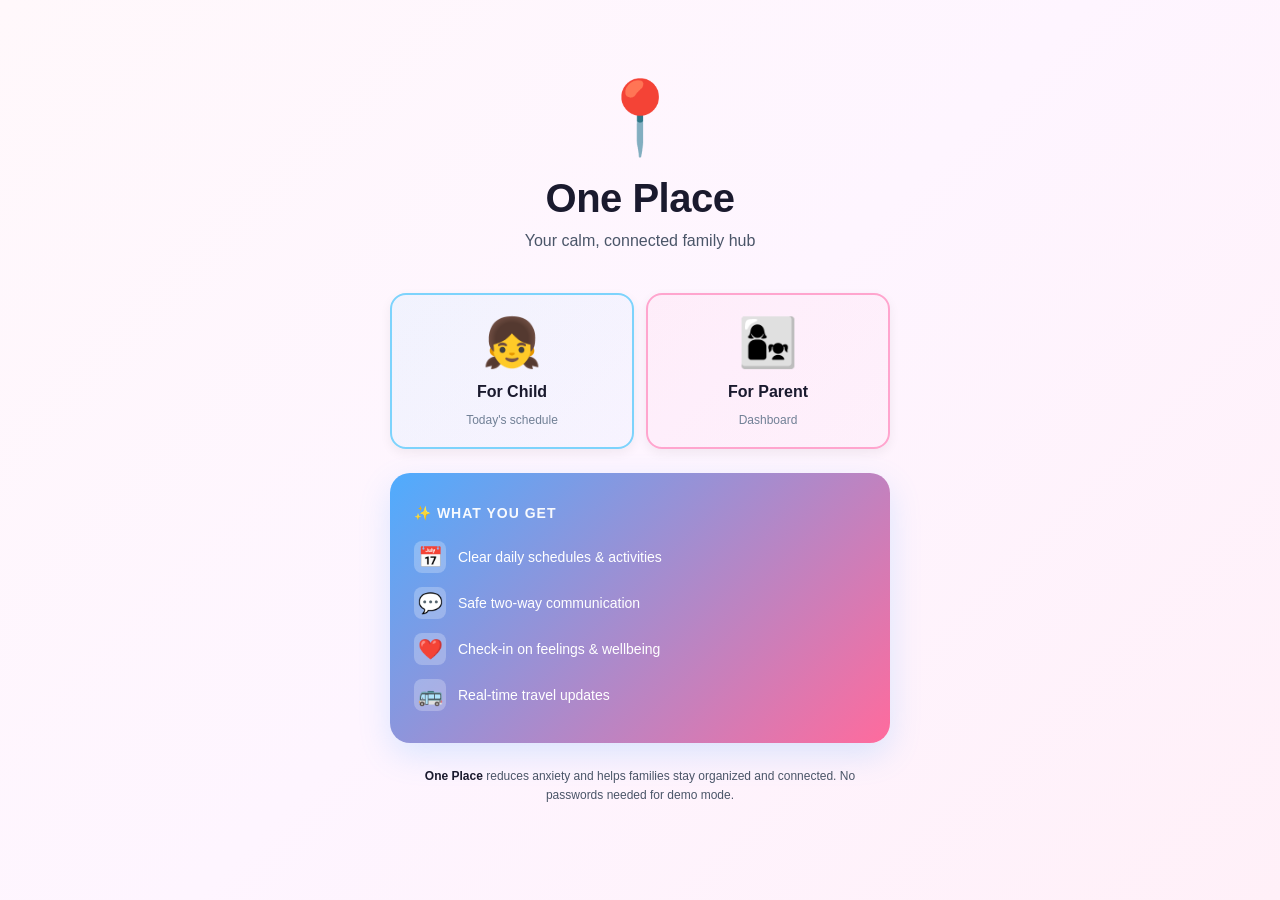
<file: index.html>
<!doctype html>
<html lang="en">
<head>
  <meta charset="utf-8" />
  <meta name="viewport" content="width=device-width,initial-scale=1" />
  <meta name="theme-color" content="#4facfe" />
  <meta name="apple-mobile-web-app-capable" content="yes" />
  <meta name="apple-mobile-web-app-status-bar-style" content="black-translucent" />
  <meta name="apple-mobile-web-app-title" content="One Place" />
  <link rel="manifest" href="manifest.json" />
  <link rel="icon" href="icon-192.svg" />
  <link rel="apple-touch-icon" href="icon-192.svg" />
  <title>One Place — Today</title>
  <link rel="stylesheet" href="styles.css">
  <style>
    .section-tabs {
      display: none;
    }

    .messages-section {
      background: white;
      border: 2px solid rgba(79, 172, 254, 0.15);
      border-radius: 14px;
      padding: 16px 18px;
      margin-bottom: 16px;
      margin-left: 18px;
      margin-right: 18px;
    }

    .messages-header {
      font-weight: 700;
      color: #4facfe;
      font-size: 12px;
      text-transform: uppercase;
      letter-spacing: 0.5px;
      margin-bottom: 12px;
    }

    .message-item {
      background: linear-gradient(135deg, rgba(79, 172, 254, 0.08) 0%, rgba(255, 107, 157, 0.08) 100%);
      border-left: 3px solid #4facfe;
      padding: 12px;
      border-radius: 8px;
      margin-bottom: 10px;
      font-size: 13px;
    }

    .message-item.parent {
      border-left-color: #ff6b9d;
      background: linear-gradient(135deg, rgba(255, 107, 157, 0.08) 0%, rgba(255, 107, 157, 0.05) 100%);
    }

    .message-sender {
      font-weight: 700;
      color: #1a1a2e;
      font-size: 12px;
      margin-bottom: 4px;
    }

    .message-text {
      color: #4a5568;
      line-height: 1.4;
    }

    .message-time {
      font-size: 11px;
      color: #718096;
      margin-top: 6px;
    }

    .empty-messages {
      text-align: center;
      color: #718096;
      padding: 20px 10px;
      font-size: 13px;
    }

    .message-input-section {
      padding: 16px 18px;
      margin-bottom: 16px;
      margin-left: 0;
      margin-right: 0;
    }

    .message-input-wrapper {
      display: flex;
      gap: 8px;
    }

    .message-input {
      flex: 1;
      padding: 10px 12px;
      border: 2px solid #f0e8f5;
      border-radius: 10px;
      font-family: inherit;
      font-size: 14px;
      color: #1a1a2e;
      resize: none;
      height: 40px;
    }

    .message-input:focus {
      outline: none;
      border-color: #4facfe;
      background: #fff8fb;
    }

    .message-send-btn {
      background: linear-gradient(135deg, #7dd3fc, #ffa5ce);
      border: none;
      border-radius: 10px;
      color: #1a1a2e;
      font-weight: 700;
      padding: 10px 16px;
      cursor: pointer;
      font-size: 14px;
      transition: all 0.2s ease;
      min-width: 50px;
    }

    .message-send-btn:hover {
      box-shadow: 0 6px 12px rgba(79, 172, 254, 0.2);
    }

    .message-send-btn:active {
      transform: scale(0.95);
    }
  </style>
</head>
<body>
  <div class="app">
    <header class="header">
      <div class="greeting">
        <div>
          <div class="hello">Good morning, <span id="childName">Jamie</span> ❤️</div>
          <div class="date" id="dateLine"></div>
        </div>
        <div class="avatar">👧</div>
      </div>
    </header>

    <!-- Top Navigation -->
    <div class="top-nav">
      <a class="top-nav-item active" href="index.html">
        <span class="top-nav-icon">📅</span>
        <span>Today</span>
      </a>
      <a class="top-nav-item" href="myweek.html">
        <span class="top-nav-icon">📅</span>
        <span>Week</span>
      </a>
      <a class="top-nav-item" href="home-tasks.html">
        <span class="top-nav-icon">🏠</span>
        <span>Home</span>
      </a>
      <a class="top-nav-item" href="school.html">
        <span class="top-nav-icon">📚</span>
        <span>School</span>
      </a>
      <a class="top-nav-item" href="helpme.html">
        <span class="top-nav-icon">❤️</span>
        <span>Help</span>
      </a>
    </div>
    
    <main>
      <!-- Today's Schedule Section -->
      <section class="install-banner card">
        <div class="install-title">Install One Place on your phone</div>
        <div class="install-text">Open Safari on your iPhone, tap Share, then Add to Home Screen for an app-like experience.</div>
      </section>

      <section class="now-card card">
        <h2>Now</h2>
        <div class="now-title">Get ready for school</div>
        <ul class="micro-tasks" id="microTasks">
          <li><label><input type="checkbox" data-task="brush"/> Brush teeth</label></li>
          <li><label><input type="checkbox" data-task="dress"/> Get dressed</label></li>
          <li><label><input type="checkbox" data-task="pack"/> Pack your bag</label></li>
        </ul>
      </section>

      <section class="next-card card">
        <h3>Next</h3>
        <div class="transport">
          <div class="bus-info">
            <div class="route">Bus 247</div>
            <div class="when">8:12 AM • Maple Road → School</div>
          </div>
          <div class="eta" id="eta">Leave home in 14 minutes</div>
        </div>
        <button id="viewTimetable" class="link-btn">View full timetable</button>
      </section>

      <section class="later-list card">
        <h3>Later</h3>
        <div id="laterEvents"><div style="color:#666">Loading activities...</div></div>
      </section>

      <!-- Messages from Parent Section -->
      <div class="messages-section">
        <div class="messages-header">💬 Messages</div>
        <div id="messagesContainer">
          <div class="empty-messages">No messages yet. Your parent can send you messages here.</div>
        </div>
      </div>

      <!-- Message Input -->
      <div class="message-input-section">
        <div class="message-input-wrapper">
          <input type="text" class="message-input" id="messageInput" placeholder="Quick message to parent...">
          <button class="message-send-btn" id="quickMessageBtn">Send</button>
        </div>
      </div>
    </main>

    <nav class="bottom-nav">
      <a class="nav-item active" href="index.html">Today</a>
      <a class="nav-item" href="myweek.html">Week</a>
      <a class="nav-item" href="home-tasks.html">Home</a>
      <a class="nav-item" href="school.html">School</a>
      <a class="nav-item" href="helpme.html">Help</a>
    </nav>
  </div>

  <script>
    // Only redirect to parent dashboard if explicitly logged in as parent
    if (localStorage.getItem('oneplace_loggedIn') === 'parent') { 
      window.location.href = 'parent-dashboard.html'; 
    }
    
    // If no login state set, redirect to landing
    if (!localStorage.getItem('oneplace_loggedIn')) {
      window.location.href = 'landing.html';
    }
    
    const dateLine = document.getElementById('dateLine');
    const now = new Date();
    const opts = { weekday: 'long', month: 'long', day: 'numeric' };
    dateLine.textContent = now.toLocaleDateString(undefined, opts);
    
    const childNameEl = document.getElementById('childName');
    const savedName = localStorage.getItem('oneplace_childName');
    if (savedName) childNameEl.textContent = savedName;
    
    // Tasks checklist
    const tasks = document.querySelectorAll('#microTasks input[type=checkbox]');
    tasks.forEach(cb => {
      const key = 'task_' + cb.dataset.task;
      const val = localStorage.getItem(key);
      cb.checked = val === '1';
      cb.addEventListener('change', () => { localStorage.setItem(key, cb.checked ? '1' : '0'); });
    });
    
    // Bus ETA
    let nextBus = localStorage.getItem('oneplace_nextBus');
    if (!nextBus) { nextBus = Date.now() + 14*60*1000; localStorage.setItem('oneplace_nextBus', nextBus); }
    nextBus = Number(nextBus);
    
    function updateETA() {
      const etaEl = document.getElementById('eta');
      const diff = nextBus - Date.now();
      if (diff <= 0) {
        etaEl.textContent = 'Bus due now';
        etaEl.classList.add('due');
      } else {
        const mins = Math.floor(diff / 60000);
        const secs = Math.floor((diff % 60000)/1000);
        etaEl.textContent = 'Leave home in ' + mins + 'm ' + (secs<10? '0'+secs:secs) + 's';
      }
    }
    updateETA();
    setInterval(updateETA, 1000);
    
    document.getElementById('viewTimetable').addEventListener('click', () => { alert('Timetable view (coming soon)'); });
    
    // Events/Later
    function loadEvents() {
      const raw = localStorage.getItem('oneplace_events');
      try { return raw ? JSON.parse(raw) : []; } catch (e) { return []; }
    }
    
    function renderLater() {
      const container = document.getElementById('laterEvents');
      const events = loadEvents();
      if (!container) return;
      if (events.length === 0) { container.innerHTML = '<div class="event"><div class="time">No events</div><div class="meta">No upcoming activities</div></div>'; return; }
      container.innerHTML = '';
      events.forEach(e => {
        const el = document.createElement('div'); el.className = 'event';
        const time = document.createElement('div'); time.className = 'time'; time.textContent = e.time ? e.time : '';
        const meta = document.createElement('div'); meta.className = 'meta'; meta.textContent = (e.title || '') + (e.location ? ' — ' + e.location : '');
        const note = document.createElement('div'); note.style.fontSize = '12px'; note.style.color = '#999'; note.style.marginTop = '6px'; note.textContent = e.note;
        el.appendChild(time); el.appendChild(meta); el.appendChild(note);
        container.appendChild(el);
      });
    }
    renderLater();
    
    // Messages
    function loadMessages() {
      const raw = localStorage.getItem('oneplace_parentReplies');
      try { return raw ? JSON.parse(raw) : []; } catch (e) { return []; }
    }
    
    function renderMessages() {
      const container = document.getElementById('messagesContainer');
      const messages = loadMessages();
      if (messages.length === 0) {
        container.innerHTML = '<div class="empty-messages">No messages yet. Your parent can send you messages here.</div>';
        return;
      }
      container.innerHTML = messages.map((m, idx) => `<div class="message-item parent"><div class="message-sender">👩‍👧 Parent</div><div class="message-text">${m.message}</div><div class="message-time">${m.timestamp}</div></div>`).join('');
    }
    renderMessages();
    setInterval(() => { renderMessages(); }, 2000);
    
    // Quick message to parent
    document.getElementById('quickMessageBtn').addEventListener('click', () => {
      const message = document.getElementById('messageInput').value.trim();
      if (!message) return;
      
      const raw = localStorage.getItem('oneplace_childMessages');
      let messages = [];
      try { messages = raw ? JSON.parse(raw) : []; } catch (e) { }
      messages.push({ feeling: '📱 Quick Message', message: message, timestamp: new Date().toLocaleTimeString([], { hour: '2-digit', minute: '2-digit' }) });
      localStorage.setItem('oneplace_childMessages', JSON.stringify(messages));
      
      document.getElementById('messageInput').value = '';
      alert('Message sent to parent! 💙');
    });

    document.getElementById('messageInput').addEventListener('keypress', (e) => {
      if (e.key === 'Enter') {
        document.getElementById('quickMessageBtn').click();
      }
    });
  </script>
</body>
</html>
</file>
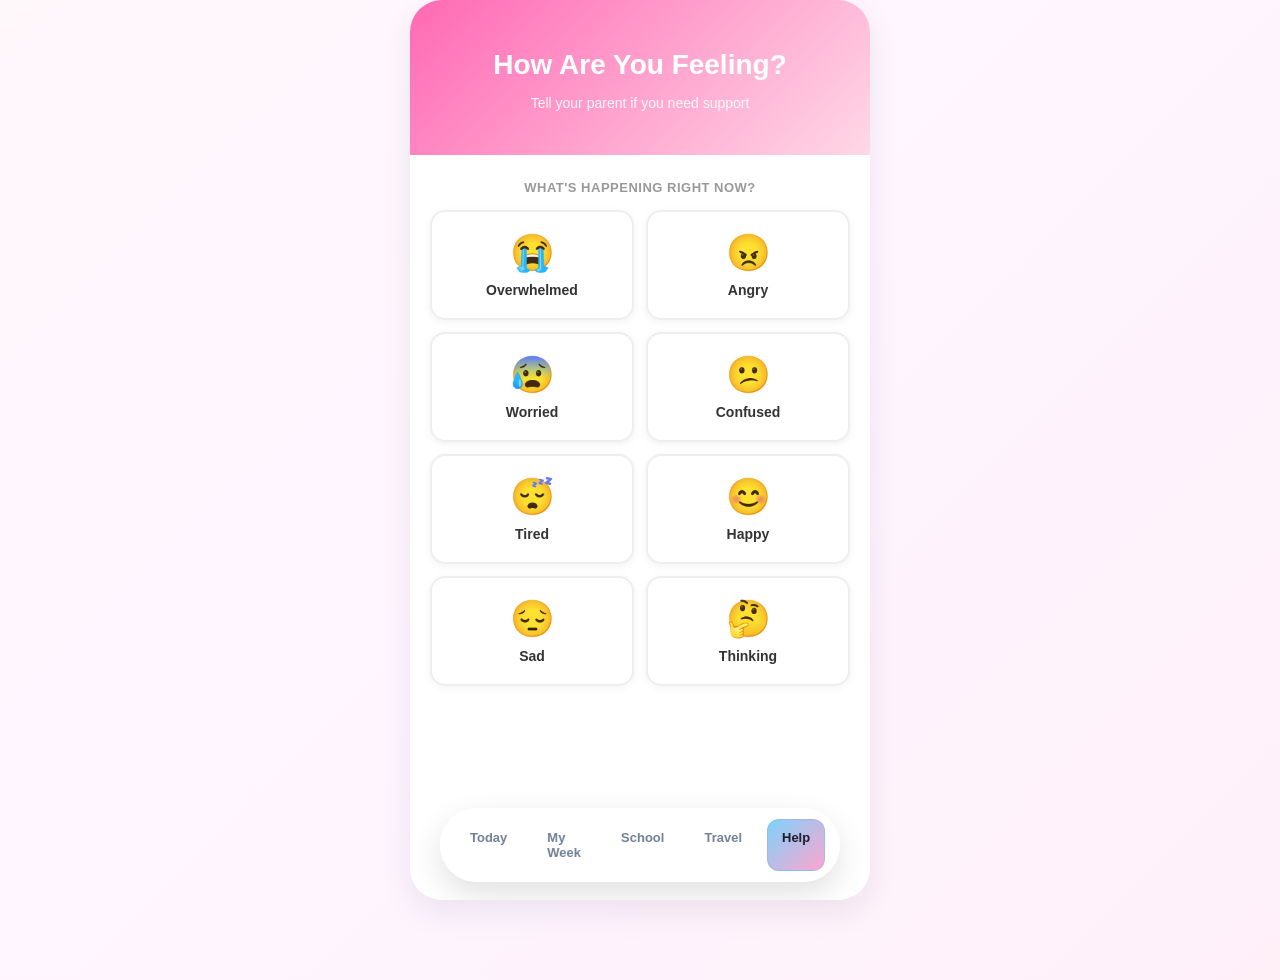
<file: helpme.html>
<!doctype html>
<html lang="en">
<head>
  <meta charset="utf-8" />
  <meta name="viewport" content="width=device-width,initial-scale=1" />
  <meta name="theme-color" content="#ffd8e6" />
  <meta name="apple-mobile-web-app-capable" content="yes" />
  <meta name="apple-mobile-web-app-status-bar-style" content="black-translucent" />
  <meta name="apple-mobile-web-app-title" content="One Place" />
  <link rel="manifest" href="manifest.json" />
  <link rel="icon" href="icon-192.svg" />
  <link rel="apple-touch-icon" href="icon-192.svg" />
  <title>One Place — Help Me</title>
  <link rel="stylesheet" href="styles.css">
  <style>
    .help-screen { min-height: 100vh; padding-bottom: 100px; }
    .help-header { background: linear-gradient(135deg, #ff69b4 0%, #ffd8e6 100%); color: white; padding: 30px 20px; text-align: center; }
    .help-header h1 { font-size: 28px; margin-bottom: 10px; }
    .help-header p { font-size: 14px; opacity: 0.9; }
    .feeling-label { text-align: center; color: #999; font-size: 13px; text-transform: uppercase; letter-spacing: 0.5px; margin: 25px 20px 15px; font-weight: 600; }
    .feeling-grid { display: grid; grid-template-columns: repeat(2, 1fr); gap: 12px; padding: 0 20px; margin-bottom: 30px; }
    .feeling-btn { background: white; border: 2px solid #eee; border-radius: 15px; padding: 20px; cursor: pointer; text-align: center; transition: all 0.2s; box-shadow: 0 2px 8px rgba(0,0,0,0.05); }
    .feeling-btn:active { transform: scale(0.95); }
    .feeling-btn.selected { border-color: #ff69b4; background: #fff0f7; box-shadow: 0 4px 12px rgba(255,105,180,0.2); }
    .feeling-emoji { font-size: 36px; margin-bottom: 8px; display: block; }
    .feeling-label-btn { font-size: 14px; font-weight: 600; color: #333; }
    .messaging-section { display: none; padding: 20px; }
    .messaging-section.active { display: block; }
    .message-prompt { color: #666; font-size: 14px; margin-bottom: 15px; }
    .message-input { width: 100%; min-height: 100px; padding: 12px; border: 2px solid #eee; border-radius: 10px; font-family: inherit; font-size: 14px; resize: vertical; }
    .message-input:focus { outline: none; border-color: #ff69b4; background: #fffbfd; }
    .action-buttons { display: flex; gap: 10px; margin-top: 15px; }
    .action-buttons button { flex: 1; padding: 12px; border: none; border-radius: 10px; font-weight: 600; font-size: 14px; cursor: pointer; transition: transform 0.1s; }
    .action-buttons button:active { transform: scale(0.95); }
    .send-btn { background: linear-gradient(135deg, #ff69b4 0%, #ffd8e6 100%); color: white; }
    .cancel-btn { background: #eee; color: #333; }
    .suggestions { background: #f5f5f5; border-radius: 10px; padding: 15px; margin: 20px; }
    .suggestions h3 { font-size: 14px; color: #333; margin-bottom: 12px; font-weight: 600; }
    .suggestion-item { background: white; padding: 12px; border-radius: 8px; margin-bottom: 8px; font-size: 13px; color: #666; border-left: 3px solid #ffd8e6; }
    .success-state { display: none; text-align: center; padding: 40px 20px; }
    .success-state.active { display: block; }
    .success-icon { font-size: 60px; margin-bottom: 15px; }
    .success-state h2 { color: #333; margin-bottom: 8px; font-size: 20px; }
    .success-state p { color: #666; font-size: 14px; margin-bottom: 20px; }
    .back-btn { background: #ff69b4; color: white; border: none; padding: 12px 24px; border-radius: 10px; font-weight: 600; cursor: pointer; font-size: 14px; }
  </style>
</head>
<body>
  <div class="app">
    <div class="help-screen">
      <div class="help-header">
        <h1>How Are You Feeling?</h1>
        <p>Tell your parent if you need support</p>
      </div>
      <div id="feelingSelection">
        <div class="feeling-label">What's happening right now?</div>
        <div class="feeling-grid">
          <button class="feeling-btn" data-feeling="😭 Overwhelmed"><span class="feeling-emoji">😭</span><div class="feeling-label-btn">Overwhelmed</div></button>
          <button class="feeling-btn" data-feeling="😠 Angry"><span class="feeling-emoji">😠</span><div class="feeling-label-btn">Angry</div></button>
          <button class="feeling-btn" data-feeling="😰 Worried"><span class="feeling-emoji">😰</span><div class="feeling-label-btn">Worried</div></button>
          <button class="feeling-btn" data-feeling="😕 Confused"><span class="feeling-emoji">😕</span><div class="feeling-label-btn">Confused</div></button>
          <button class="feeling-btn" data-feeling="😴 Tired"><span class="feeling-emoji">😴</span><div class="feeling-label-btn">Tired</div></button>
          <button class="feeling-btn" data-feeling="😊 Happy"><span class="feeling-emoji">😊</span><div class="feeling-label-btn">Happy</div></button>
          <button class="feeling-btn" data-feeling="😔 Sad"><span class="feeling-emoji">😔</span><div class="feeling-label-btn">Sad</div></button>
          <button class="feeling-btn" data-feeling="🤔 Thinking"><span class="feeling-emoji">🤔</span><div class="feeling-label-btn">Thinking</div></button>
        </div>
      </div>
      <div id="messagingSection" class="messaging-section">
        <div class="message-prompt" id="messagingPrompt"></div>
        <textarea class="message-input" id="messageText" placeholder="Tell your parent what's happening... (be as detailed or brief as you want)"></textarea>
        <div class="action-buttons">
          <button class="cancel-btn" id="changeFeelingsBtn">Change Feeling</button>
          <button class="send-btn" id="sendMessageBtn">Send to Parent</button>
        </div>
        <div class="suggestions">
          <h3>💡 Things that might help:</h3>
          <div class="suggestion-item">✨ Take 3 deep breaths</div>
          <div class="suggestion-item">🎵 Listen to your favorite song</div>
          <div class="suggestion-item">🚶 Go for a walk or move around</div>
          <div class="suggestion-item">📱 Message your parent using this button</div>
        </div>
      </div>
      <div id="successState" class="success-state">
        <div class="success-icon">✅</div>
        <h2>Message Sent!</h2>
        <p>Your parent will see this right away and can reply to you.</p>
        <button class="back-btn" id="backHomeBtn">Back to Today</button>
      </div>
    </div>
    <nav class="bottom-nav">
      <a class="nav-item" href="index.html">Today</a>
      <a class="nav-item" href="myweek.html">My Week</a>
      <a class="nav-item" href="index.html">School</a>
      <a class="nav-item" href="travel.html">Travel</a>
      <a class="nav-item active" href="helpme.html">Help</a>
    </nav>
  </div>
  <script>
    let selectedFeeling = null;
    document.querySelectorAll('.feeling-btn').forEach(btn => {
      btn.addEventListener('click', function() {
        document.querySelectorAll('.feeling-btn').forEach(b => b.classList.remove('selected'));
        this.classList.add('selected');
        selectedFeeling = this.dataset.feeling;
        document.getElementById('feelingSelection').style.display = 'none';
        document.getElementById('messagingSection').classList.add('active');
        document.getElementById('messagingPrompt').textContent = `You selected: ${selectedFeeling}. Tell your parent more (or just send the feeling alone):`;
      });
    });
    document.getElementById('changeFeelingsBtn').addEventListener('click', () => {
      selectedFeeling = null;
      document.querySelectorAll('.feeling-btn').forEach(b => b.classList.remove('selected'));
      document.getElementById('messagingSection').classList.remove('active');
      document.getElementById('feelingSelection').style.display = 'block';
      document.getElementById('messageText').value = '';
    });
    document.getElementById('sendMessageBtn').addEventListener('click', () => {
      const message = document.getElementById('messageText').value.trim();
      const raw = localStorage.getItem('oneplace_childMessages');
      let messages = [];
      try { messages = raw ? JSON.parse(raw) : []; } catch (e) { }
      messages.push({ feeling: selectedFeeling, message: message || '(No message, just sent feeling)', timestamp: new Date().toLocaleTimeString([], { hour: '2-digit', minute: '2-digit' }) });
      localStorage.setItem('oneplace_childMessages', JSON.stringify(messages));
      document.getElementById('messagingSection').classList.remove('active');
      document.getElementById('successState').classList.add('active');
    });
    document.getElementById('backHomeBtn').addEventListener('click', () => { window.location.href = 'index.html'; });
  </script>
</body>
</html>
</file>
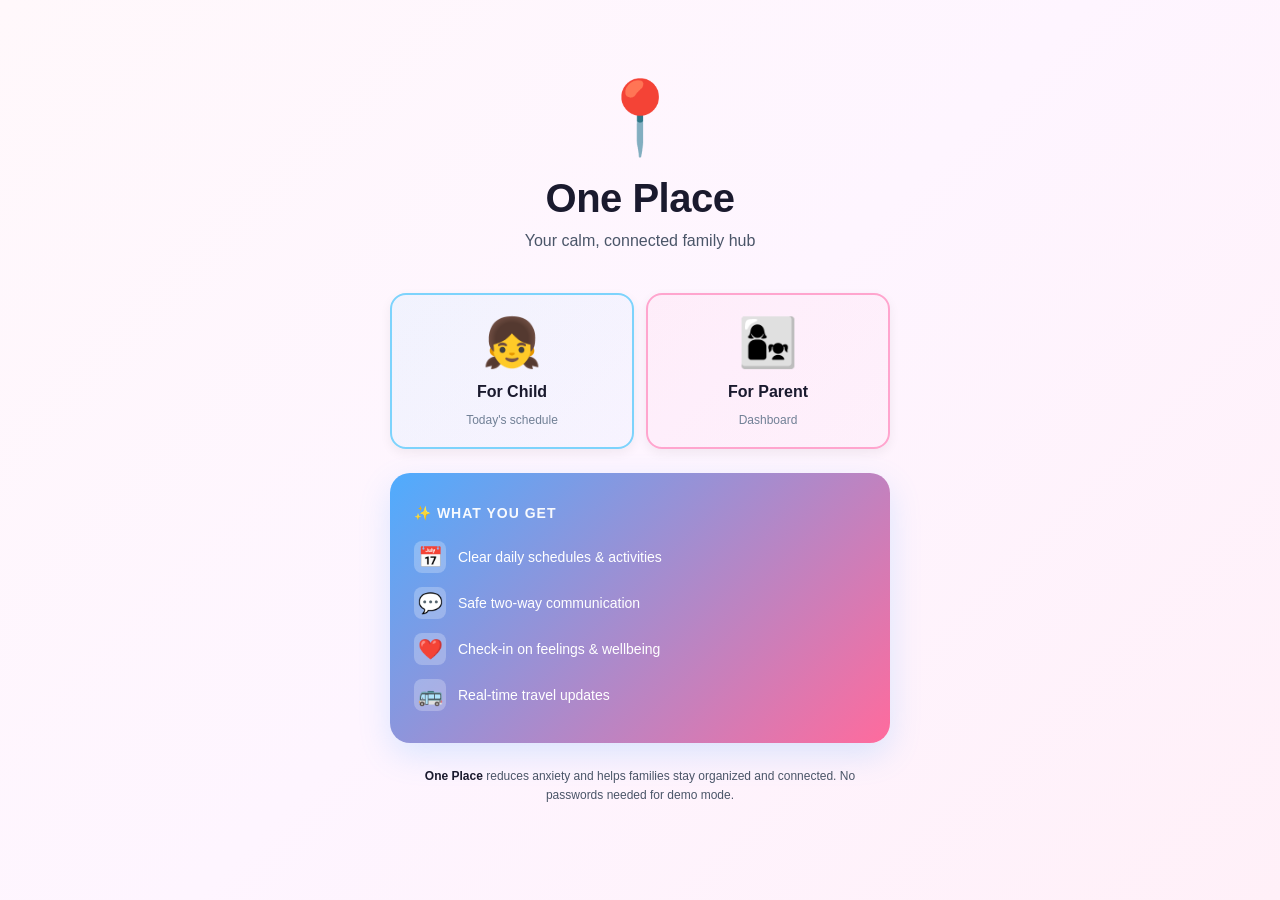
<file: landing.html>
<!doctype html>
<html lang="en">
<head>
  <meta charset="utf-8" />
  <meta name="viewport" content="width=device-width,initial-scale=1" />
  <meta name="theme-color" content="#4facfe" />
  <meta name="apple-mobile-web-app-capable" content="yes" />
  <meta name="apple-mobile-web-app-status-bar-style" content="black-translucent" />
  <meta name="apple-mobile-web-app-title" content="One Place" />
  <link rel="manifest" href="manifest.json" />
  <link rel="icon" href="icon-192.svg" />
  <link rel="apple-touch-icon" href="icon-192.svg" />
  <title>One Place — Home</title>
  <style>
    * {
      box-sizing: border-box;
      margin: 0;
      padding: 0;
      font-family: -apple-system, BlinkMacSystemFont, 'Segoe UI', 'Roboto', 'Oxygen', 'Ubuntu', 'Cantarell', sans-serif;
    }

    body {
      background: linear-gradient(135deg, #fff8fb 0%, #fef5ff 50%, #fff0f8 100%);
      min-height: 100vh;
      display: flex;
      align-items: center;
      justify-content: center;
      padding: 20px;
      overflow-x: hidden;
    }

    .landing-container {
      max-width: 500px;
      width: 100%;
    }

    .hero-section {
      text-align: center;
      margin-bottom: 40px;
      animation: slideUp 0.6s ease;
    }

    @keyframes slideUp {
      from {
        opacity: 0;
        transform: translateY(20px);
      }
      to {
        opacity: 1;
        transform: translateY(0);
      }
    }

    .logo {
      font-size: 72px;
      margin-bottom: 16px;
      display: inline-block;
      animation: float 3s ease-in-out infinite;
    }

    @keyframes float {
      0%, 100% { transform: translateY(0px); }
      50% { transform: translateY(-12px); }
    }

    h1 {
      font-size: 40px;
      color: #1a1a2e;
      margin-bottom: 8px;
      font-weight: 800;
      letter-spacing: -0.5px;
    }

    .tagline {
      font-size: 16px;
      color: #4a5568;
      margin-bottom: 40px;
      font-weight: 500;
      line-height: 1.5;
    }

    .quick-access {
      display: grid;
      grid-template-columns: 1fr 1fr;
      gap: 12px;
      margin-bottom: 24px;
    }

    .access-card {
      background: white;
      border-radius: 16px;
      padding: 20px;
      border: 2px solid #f0e8f5;
      cursor: pointer;
      transition: all 0.3s ease;
      text-decoration: none;
      display: flex;
      flex-direction: column;
      align-items: center;
      gap: 12px;
      box-shadow: 0 4px 12px rgba(0, 0, 0, 0.06);
    }

    .access-card:active {
      transform: scale(0.95);
    }

    .access-card.blue {
      border-color: #7dd3fc;
      background: linear-gradient(135deg, rgba(125, 211, 252, 0.1) 0%, rgba(125, 211, 252, 0.05) 100%);
    }

    .access-card.blue:hover {
      border-color: #4facfe;
      box-shadow: 0 8px 20px rgba(79, 172, 254, 0.15);
    }

    .access-card.pink {
      border-color: #ffa5ce;
      background: linear-gradient(135deg, rgba(255, 167, 206, 0.1) 0%, rgba(255, 167, 206, 0.05) 100%);
    }

    .access-card.pink:hover {
      border-color: #ff6b9d;
      box-shadow: 0 8px 20px rgba(255, 107, 157, 0.15);
    }

    .access-icon {
      font-size: 48px;
    }

    .access-label {
      font-weight: 700;
      color: #1a1a2e;
      font-size: 16px;
      text-align: center;
    }

    .access-subtext {
      font-size: 12px;
      color: #718096;
      text-align: center;
    }

    .features-section {
      background: linear-gradient(135deg, #4facfe 0%, #ff6b9d 100%);
      border-radius: 20px;
      padding: 32px 24px;
      color: white;
      margin-bottom: 24px;
      box-shadow: 0 12px 32px rgba(79, 172, 254, 0.2);
    }

    .features-section h3 {
      font-size: 14px;
      text-transform: uppercase;
      letter-spacing: 1px;
      margin-bottom: 20px;
      font-weight: 700;
      opacity: 0.95;
    }

    .feature-list {
      display: flex;
      flex-direction: column;
      gap: 14px;
      list-style: none;
    }

    .feature-list li {
      display: flex;
      align-items: center;
      gap: 12px;
      font-size: 14px;
      font-weight: 500;
    }

    .feature-icon {
      font-size: 20px;
      width: 32px;
      height: 32px;
      display: flex;
      align-items: center;
      justify-content: center;
      background: rgba(255, 255, 255, 0.25);
      border-radius: 8px;
    }

    .footer-section {
      text-align: center;
      padding: 0 20px;
    }

    .footer-text {
      font-size: 12px;
      color: #4a5568;
      line-height: 1.6;
      margin-bottom: 20px;
    }

    .footer-text strong {
      color: #1a1a2e;
    }

    @media (max-width: 480px) {
      h1 {
        font-size: 36px;
      }

      .tagline {
        font-size: 15px;
        margin-bottom: 32px;
      }

      .logo {
        font-size: 64px;
      }

      .quick-access {
        gap: 10px;
      }

      .access-card {
        padding: 16px;
      }

      .features-section {
        padding: 24px 20px;
      }
    }
  </style>
</head>
<body>
  <div class="landing-container">
    <div class="hero-section">
      <div class="logo">📍</div>
      <h1>One Place</h1>
      <p class="tagline">Your calm, connected family hub</p>
    </div>

    <div class="quick-access">
      <a class="access-card blue" onclick="enterApp(); return false;" href="#">
        <div class="access-icon">👧</div>
        <div class="access-label">For Child</div>
        <div class="access-subtext">Today's schedule</div>
      </a>
      <a class="access-card pink" onclick="parentLogin(); return false;" href="#">
        <div class="access-icon">👩‍👧</div>
        <div class="access-label">For Parent</div>
        <div class="access-subtext">Dashboard</div>
      </a>
    </div>

    <div class="features-section">
      <h3>✨ What You Get</h3>
      <ul class="feature-list">
        <li>
          <span class="feature-icon">📅</span>
          <span>Clear daily schedules & activities</span>
        </li>
        <li>
          <span class="feature-icon">💬</span>
          <span>Safe two-way communication</span>
        </li>
        <li>
          <span class="feature-icon">❤️</span>
          <span>Check-in on feelings & wellbeing</span>
        </li>
        <li>
          <span class="feature-icon">🚌</span>
          <span>Real-time travel updates</span>
        </li>
      </ul>
    </div>

    <div class="footer-section">
      <p class="footer-text">
        <strong>One Place</strong> reduces anxiety and helps families stay organized and connected. No passwords needed for demo mode.
      </p>
    </div>
  </div>

  <script>
    function enterApp() {
      if (localStorage.getItem('oneplace_loggedIn') === 'parent') {
        window.location.href = 'parent-dashboard.html';
      } else {
        localStorage.setItem('oneplace_loggedIn', 'child');
        window.location.href = 'index.html';
      }
    }

    function parentLogin() {
      window.location.href = 'parent-login.html';
    }

    const loggedInAs = localStorage.getItem('oneplace_loggedIn');
    if (loggedInAs === 'parent') {
      // Parent already logged in - stay on landing
    } else if (loggedInAs === 'child') {
      window.location.href = 'index.html';
    }
  </script>
</body>
</html>
</file>
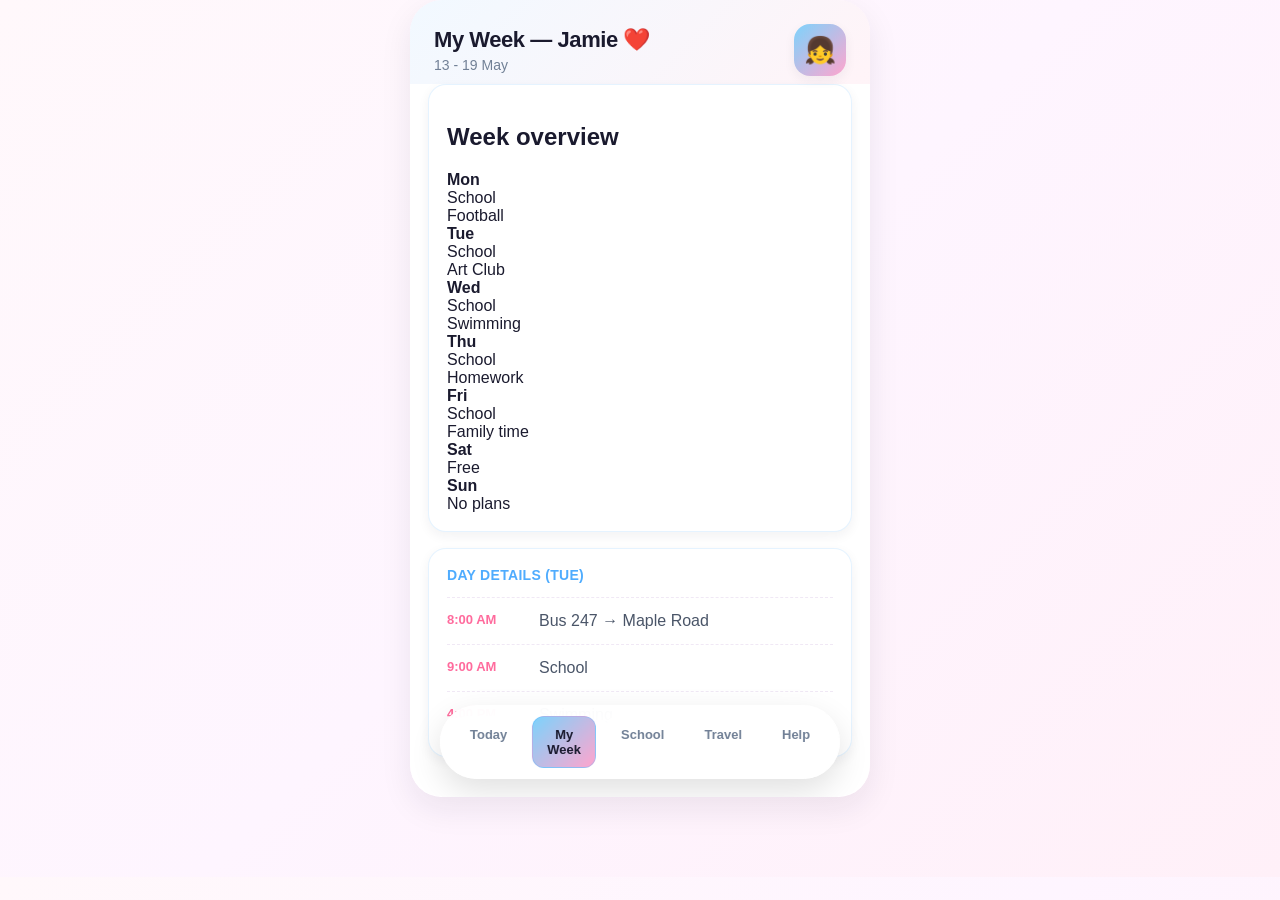
<file: myweek.html>
<!doctype html>
<html lang="en">
<head>
  <meta charset="utf-8" />
  <meta name="viewport" content="width=device-width,initial-scale=1" />
  <meta name="theme-color" content="#ffd8e6" />
  <meta name="apple-mobile-web-app-capable" content="yes" />
  <meta name="apple-mobile-web-app-status-bar-style" content="black-translucent" />
  <meta name="apple-mobile-web-app-title" content="One Place" />
  <link rel="manifest" href="manifest.json" />
  <link rel="icon" href="icon-192.svg" />
  <link rel="apple-touch-icon" href="icon-192.svg" />
  <title>One Place — My Week (Prototype)</title>
  <link rel="stylesheet" href="styles.css">
</head>
<body>
  <div class="app">
    <header class="header">
      <div class="greeting">
        <div>
          <div class="hello">My Week — Jamie ❤️</div>
          <div class="date">13 - 19 May</div>
        </div>
        <div class="avatar">👧</div>
      </div>
    </header>

    <main>
      <section class="week-card card">
        <h2>Week overview</h2>
        <div class="week-grid">
          <div class="day"><strong>Mon</strong><div class="day-events">School<br/>Football</div></div>
          <div class="day"><strong>Tue</strong><div class="day-events">School<br/>Art Club</div></div>
          <div class="day"><strong>Wed</strong><div class="day-events">School<br/>Swimming</div></div>
          <div class="day"><strong>Thu</strong><div class="day-events">School<br/>Homework</div></div>
          <div class="day"><strong>Fri</strong><div class="day-events">School<br/>Family time</div></div>
          <div class="day"><strong>Sat</strong><div class="day-events">Free</div></div>
          <div class="day"><strong>Sun</strong><div class="day-events">No plans</div></div>
        </div>
      </section>

      <section class="details card">
        <h3>Day details (Tue)</h3>
        <div class="event"><div class="time">8:00 AM</div><div class="meta">Bus 247 → Maple Road</div></div>
        <div class="event"><div class="time">9:00 AM</div><div class="meta">School</div></div>
        <div class="event"><div class="time">4:00 PM</div><div class="meta">Swimming</div></div>
      </section>

    </main>

    <nav class="bottom-nav">
      <a class="nav-item" href="index.html">Today</a>
      <button class="nav-item active">My Week</button>
      <a class="nav-item" href="index.html">School</a>
      <a class="nav-item" href="travel.html">Travel</a>
      <a class="nav-item" href="helpme.html">Help</a>
    </nav>
  </div>
</body>
</html>
</file>
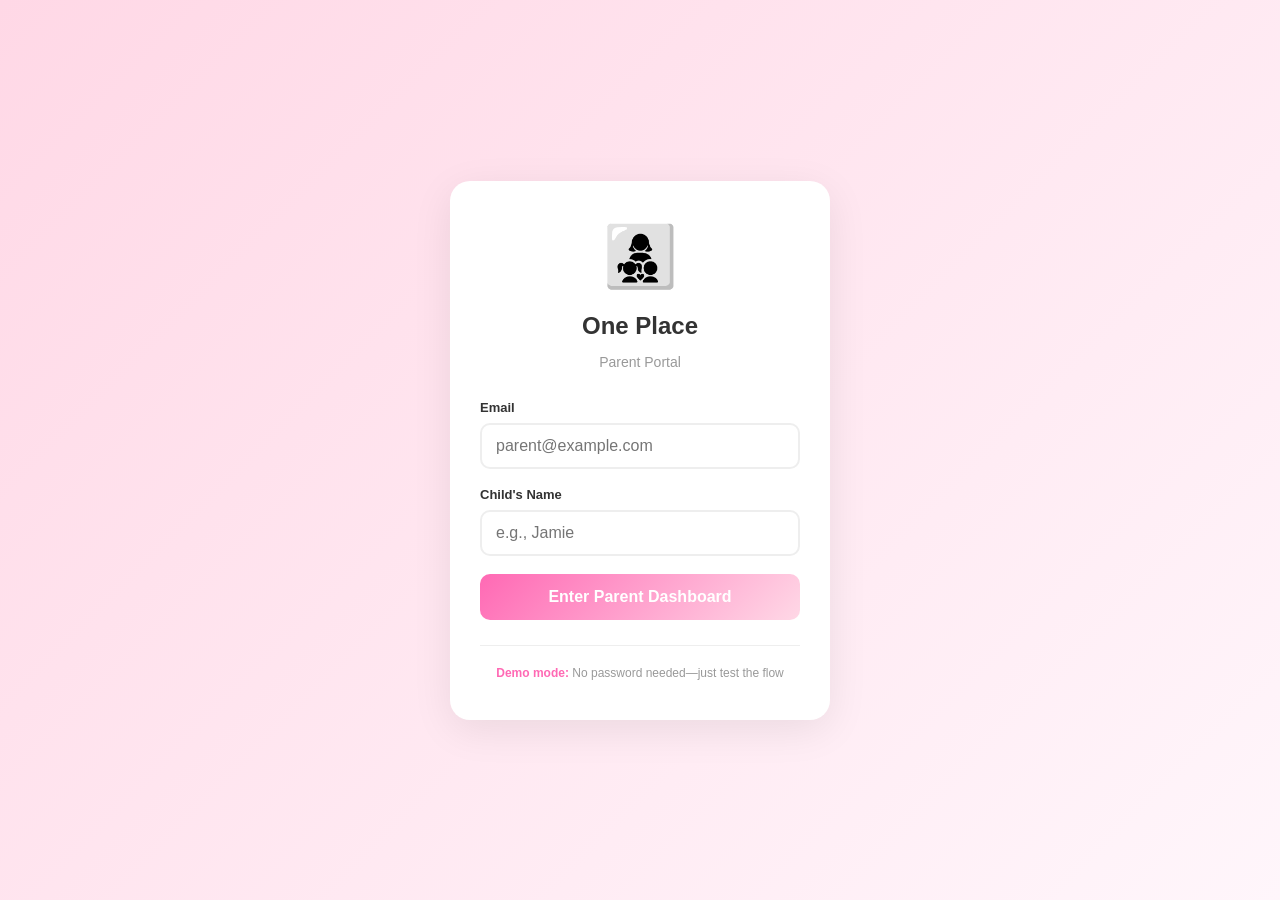
<file: parent-dashboard.html>
<!doctype html>
<html lang="en">
<head>
  <meta charset="utf-8" />
  <meta name="viewport" content="width=device-width,initial-scale=1" />
  <meta name="theme-color" content="#ffd8e6" />
  <meta name="apple-mobile-web-app-capable" content="yes" />
  <meta name="apple-mobile-web-app-status-bar-style" content="black-translucent" />
  <meta name="apple-mobile-web-app-title" content="One Place" />
  <link rel="manifest" href="manifest.json" />
  <link rel="icon" href="icon-192.svg" />
  <link rel="apple-touch-icon" href="icon-192.svg" />
  <title>One Place — Parent Dashboard</title>
  <link rel="stylesheet" href="styles.css">
  <style>
    .parent-header {
      background: linear-gradient(135deg, #ff69b4 0%, #ffd8e6 100%);
      color: white;
      padding: 20px;
      display: flex;
      justify-content: space-between;
      align-items: center;
    }
    .parent-header h1 {
      font-size: 24px;
      margin: 0;
    }
    .parent-header .logout-btn {
      background: rgba(255,255,255,0.3);
      color: white;
      border: none;
      padding: 8px 16px;
      border-radius: 8px;
      cursor: pointer;
      font-size: 13px;
    }
    .section-title {
      font-size: 16px;
      font-weight: 600;
      color: #333;
      margin: 25px 20px 15px;
      text-transform: uppercase;
      letter-spacing: 0.5px;
      color: #ff69b4;
    }
    .add-btn {
      background: #ff69b4;
      color: white;
      border: none;
      padding: 12px 20px;
      border-radius: 10px;
      font-size: 15px;
      font-weight: 600;
      cursor: pointer;
      margin: 0 20px 15px;
      transition: transform 0.1s;
    }
    .add-btn:active {
      transform: scale(0.95);
    }
    .event-item {
      background: white;
      margin: 0 20px 12px;
      padding: 16px;
      border-radius: 10px;
      border-left: 4px solid #ff69b4;
      display: flex;
      justify-content: space-between;
      align-items: center;
    }
    .event-info {
      flex: 1;
    }
    .event-info .title {
      font-weight: 600;
      color: #333;
      margin-bottom: 4px;
    }
    .event-info .time {
      font-size: 13px;
      color: #999;
    }
    .delete-btn {
      background: #ffccdd;
      color: #ff69b4;
      border: none;
      padding: 6px 12px;
      border-radius: 6px;
      cursor: pointer;
      font-size: 12px;
    }
    .messages-card {
      background: #fffbfd;
      margin: 20px;
      padding: 20px;
      border-radius: 15px;
      border: 2px solid #ffdee6;
    }
    .messages-card h3 {
      color: #ff69b4;
      margin-bottom: 15px;
      font-size: 16px;
    }
    .message-item {
      background: white;
      padding: 12px;
      border-radius: 8px;
      margin-bottom: 10px;
      border-left: 3px solid #ff69b4;
    }
    .message-item .feeling {
      font-weight: 600;
      color: #333;
      margin-bottom: 4px;
    }
    .message-item .time {
      font-size: 12px;
      color: #999;
    }
    .message-item .reply-btn {
      background: #ff69b4;
      color: white;
      border: none;
      padding: 6px 12px;
      border-radius: 6px;
      cursor: pointer;
      font-size: 12px;
      margin-top: 8px;
    }
    .modal {
      display: none;
      position: fixed;
      top: 0;
      left: 0;
      right: 0;
      bottom: 0;
      background: rgba(0,0,0,0.5);
      z-index: 1000;
      align-items: center;
      justify-content: center;
    }
    .modal.active {
      display: flex;
    }
    .modal-content {
      background: white;
      border-radius: 15px;
      padding: 25px;
      max-width: 400px;
      width: 90%;
      box-shadow: 0 20px 60px rgba(0,0,0,0.3);
    }
    .modal-content h2 {
      color: #333;
      margin-bottom: 15px;
      font-size: 20px;
    }
    .form-group {
      margin-bottom: 15px;
    }
    .form-group label {
      display: block;
      color: #333;
      font-size: 13px;
      font-weight: 600;
      margin-bottom: 6px;
    }
    .form-group input,
    .form-group textarea {
      width: 100%;
      padding: 10px;
      border: 2px solid #eee;
      border-radius: 8px;
      font-size: 14px;
      font-family: inherit;
    }
    .form-group textarea {
      resize: vertical;
      min-height: 80px;
    }
    .form-group input:focus,
    .form-group textarea:focus {
      outline: none;
      border-color: #ffd8e6;
    }
    .modal-buttons {
      display: flex;
      gap: 10px;
      margin-top: 20px;
    }
    .modal-buttons button {
      flex: 1;
      padding: 10px;
      border-radius: 8px;
      border: none;
      font-weight: 600;
      cursor: pointer;
    }
    .modal-buttons .save-btn {
      background: #ff69b4;
      color: white;
    }
    .modal-buttons .cancel-btn {
      background: #eee;
      color: #333;
    }
    .empty-state {
      text-align: center;
      color: #999;
      padding: 40px 20px;
      font-size: 14px;
    }
  </style>
</head>
<body>
  <div class="app">
    <div class="parent-header">
      <h1>Parent Dashboard</h1>
      <button class="logout-btn" id="logoutBtn">Logout</button>
    </div>

    <main>
      <!-- Quick Stats -->
      <div class="section-title">📊 Today's Check-In</div>
      <div id="childStatus" class="card" style="margin: 0 20px 20px; padding: 16px; background: linear-gradient(135deg, #fff0f7 0%, #fffbfd 100%); border-left: 4px solid #ff69b4;">
        <div style="font-weight: 600; color: #333; margin-bottom: 8px;">
          <span id="childStatusName">Jamie</span>'s Status
        </div>
        <div id="lastFeeling" style="font-size: 14px; color: #666;">No check-ins yet</div>
      </div>

      <!-- Messages from Child -->
      <div class="section-title">💬 Messages from Child</div>
      <div id="messagesContainer" class="messages-card">
        <div class="empty-state">No messages yet. Child can send feelings & quick messages from the app.</div>
      </div>

      <!-- Add Event Section -->
      <div class="section-title">📅 Add Activity / Schedule</div>
      <button class="add-btn" id="addEventBtn">+ Add Event for Jamie</button>

      <!-- Events List -->
      <div id="eventsContainer">
        <div class="empty-state" style="padding: 30px 20px;">No events yet. Add one to sync to child's view.</div>
      </div>
    </main>
  </div>

  <!-- Add Event Modal -->
  <div id="addEventModal" class="modal">
    <div class="modal-content">
      <h2>Add Activity for Child</h2>
      <div class="form-group">
        <label for="eventTitle">What's happening?</label>
        <input type="text" id="eventTitle" placeholder="e.g., School pickup, Lunch time" />
      </div>
      <div class="form-group">
        <label for="eventTime">When?</label>
        <input type="time" id="eventTime" />
      </div>
      <div class="form-group">
        <label for="eventLocation">Where?</label>
        <input type="text" id="eventLocation" placeholder="e.g., School, Home" />
      </div>
      <div class="form-group">
        <label for="eventNote">How much detail should Jamie see?</label>
        <textarea id="eventNote" placeholder="Keep it simple & calm. E.g., 'You'll walk to school with mum'"></textarea>
      </div>
      <div class="modal-buttons">
        <button class="cancel-btn" id="cancelEventBtn">Cancel</button>
        <button class="save-btn" id="saveEventBtn">Add to Schedule</button>
      </div>
    </div>
  </div>

  <!-- Reply Modal -->
  <div id="replyModal" class="modal">
    <div class="modal-content">
      <h2>Reply to Jamie</h2>
      <div id="replyContext" style="background: #f5f5f5; padding: 12px; border-radius: 8px; margin-bottom: 15px; font-size: 13px; color: #666;"></div>
      <div class="form-group">
        <label for="replyText">Your message:</label>
        <textarea id="replyText" placeholder="Send Jamie a quick, calm response..."></textarea>
      </div>
      <div class="modal-buttons">
        <button class="cancel-btn" id="cancelReplyBtn">Cancel</button>
        <button class="save-btn" id="sendReplyBtn">Send Message</button>
      </div>
    </div>
  </div>

  <script>
    if (!localStorage.getItem('oneplace_loggedIn') || localStorage.getItem('oneplace_loggedIn') !== 'parent') {
      window.location.href = 'parent-login.html';
    }

    const childName = localStorage.getItem('oneplace_childName') || 'Child';
    document.querySelectorAll('#childStatusName').forEach(el => { el.textContent = childName; });
    document.querySelector('.add-btn').textContent = `+ Add Event for ${childName}`;

    function loadEvents() {
      const raw = localStorage.getItem('oneplace_events');
      try { return raw ? JSON.parse(raw) : []; } catch (e) { return []; }
    }

    function saveEvents(events) {
      localStorage.setItem('oneplace_events', JSON.stringify(events));
      renderEvents();
    }

    function renderEvents() {
      const container = document.getElementById('eventsContainer');
      const events = loadEvents();
      if (events.length === 0) {
        container.innerHTML = '<div class="empty-state" style="padding: 30px 20px;">No events yet. Add one to sync to child\'s view.</div>';
        return;
      }
      container.innerHTML = events.map((e, idx) => `<div class="event-item"><div class="event-info"><div class="title">${e.title}</div><div class="time">${e.time} ${e.location ? '• ' + e.location : ''}</div><div style="font-size: 12px; color: #999; margin-top: 6px;">${e.note}</div></div><button class="delete-btn" onclick="deleteEvent(${idx})">Delete</button></div>`).join('');
    }

    window.deleteEvent = function(idx) {
      const events = loadEvents();
      events.splice(idx, 1);
      saveEvents(events);
    };

    function loadMessages() {
      const raw = localStorage.getItem('oneplace_childMessages');
      try { return raw ? JSON.parse(raw) : []; } catch (e) { return []; }
    }

    function renderMessages() {
      const container = document.getElementById('messagesContainer');
      const messages = loadMessages();
      if (messages.length === 0) {
        container.innerHTML = '<div class="empty-state">No messages yet. Child can send feelings & quick messages from the app.</div>';
        return;
      }
      container.innerHTML = messages.map((m, idx) => `<div class="message-item"><div class="feeling">🎭 ${m.feeling}</div><div style="margin: 8px 0; color: #333;">${m.message}</div><div class="time">${m.timestamp}</div><button class="reply-btn" onclick="openReplyModal(${idx})">Reply Now</button></div>`).join('');
    }

    window.openReplyModal = function(idx) {
      const messages = loadMessages();
      const msg = messages[idx];
      document.getElementById('replyContext').textContent = `"${msg.feeling}" — ${msg.message}`;
      document.getElementById('replyModal').classList.add('active');
      document.getElementById('sendReplyBtn').onclick = () => sendReply(idx);
    };

    function sendReply(idx) {
      const replyText = document.getElementById('replyText').value;
      if (!replyText.trim()) return;
      const replies = JSON.parse(localStorage.getItem('oneplace_parentReplies') || '[]');
      replies.push({ message: replyText, timestamp: new Date().toLocaleTimeString([], { hour: '2-digit', minute: '2-digit' }) });
      localStorage.setItem('oneplace_parentReplies', JSON.stringify(replies));
      alert(`Message sent to ${childName}!`);
      document.getElementById('replyText').value = '';
      document.getElementById('replyModal').classList.remove('active');
    }

    document.getElementById('addEventBtn').addEventListener('click', () => {
      document.getElementById('addEventModal').classList.add('active');
    });

    document.getElementById('cancelEventBtn').addEventListener('click', () => {
      document.getElementById('addEventModal').classList.remove('active');
      document.getElementById('eventTitle').value = '';
      document.getElementById('eventTime').value = '';
      document.getElementById('eventLocation').value = '';
      document.getElementById('eventNote').value = '';
    });

    document.getElementById('saveEventBtn').addEventListener('click', () => {
      const title = document.getElementById('eventTitle').value.trim();
      const time = document.getElementById('eventTime').value;
      const location = document.getElementById('eventLocation').value.trim();
      const note = document.getElementById('eventNote').value.trim();
      if (!title || !time) { alert('Please fill in the activity and time'); return; }
      const events = loadEvents();
      events.push({ title, time, location, note });
      saveEvents(events);
      document.getElementById('addEventModal').classList.remove('active');
      document.getElementById('eventTitle').value = '';
      document.getElementById('eventTime').value = '';
      document.getElementById('eventLocation').value = '';
      document.getElementById('eventNote').value = '';
    });

    document.getElementById('cancelReplyBtn').addEventListener('click', () => {
      document.getElementById('replyModal').classList.remove('active');
      document.getElementById('replyText').value = '';
    });

    document.getElementById('logoutBtn').addEventListener('click', () => {
      localStorage.removeItem('oneplace_loggedIn');
      localStorage.removeItem('oneplace_parentEmail');
      window.location.href = 'parent-login.html';
    });

    renderEvents();
    renderMessages();
    setInterval(() => { renderMessages(); }, 1000);
  </script>
</body>
</html>
</file>
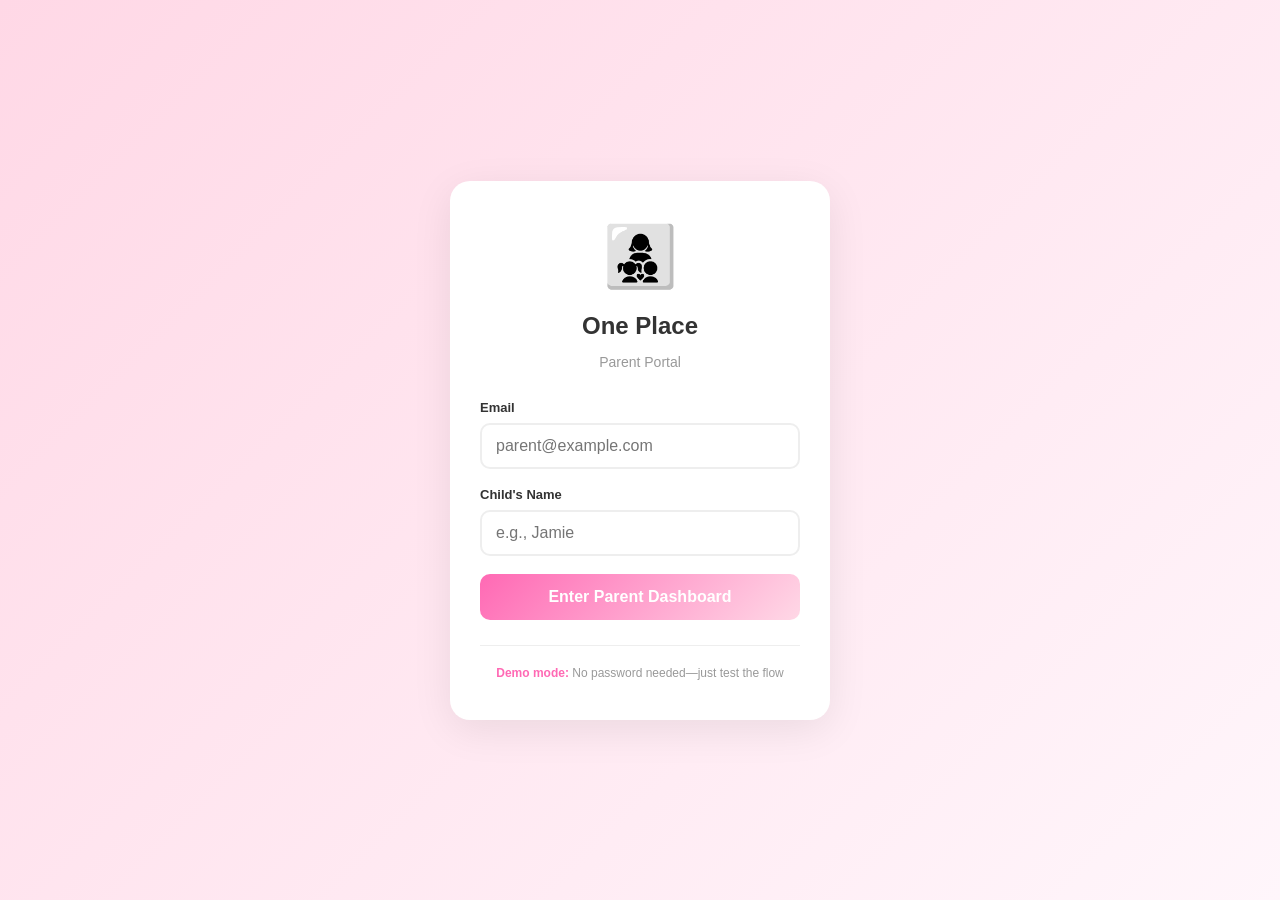
<file: parent-login.html>
<!doctype html>
<html lang="en">
<head>
  <meta charset="utf-8" />
  <meta name="viewport" content="width=device-width,initial-scale=1" />
  <meta name="theme-color" content="#ffd8e6" />
  <meta name="apple-mobile-web-app-capable" content="yes" />
  <meta name="apple-mobile-web-app-status-bar-style" content="black-translucent" />
  <meta name="apple-mobile-web-app-title" content="One Place" />
  <link rel="manifest" href="manifest.json" />
  <link rel="icon" href="icon-192.svg" />
  <link rel="apple-touch-icon" href="icon-192.svg" />
  <title>One Place — Parent Login</title>
  <link rel="stylesheet" href="styles.css">
  <style>
    .login-container {
      display: flex;
      flex-direction: column;
      align-items: center;
      justify-content: center;
      min-height: 100vh;
      padding: 20px;
      background: linear-gradient(135deg, #ffd8e6 0%, #fff6fb 100%);
    }
    .login-card {
      background: white;
      border-radius: 20px;
      padding: 40px 30px;
      box-shadow: 0 10px 40px rgba(0,0,0,0.08);
      max-width: 380px;
      width: 100%;
    }
    .logo-center {
      font-size: 60px;
      text-align: center;
      margin-bottom: 20px;
    }
    .login-card h1 {
      text-align: center;
      color: #333;
      font-size: 24px;
      margin-bottom: 8px;
    }
    .login-card .subtitle {
      text-align: center;
      color: #999;
      font-size: 14px;
      margin-bottom: 30px;
    }
    .form-group {
      margin-bottom: 18px;
    }
    .form-group label {
      display: block;
      color: #333;
      font-size: 13px;
      font-weight: 600;
      margin-bottom: 8px;
    }
    .form-group input {
      width: 100%;
      padding: 12px 14px;
      border: 2px solid #eee;
      border-radius: 10px;
      font-size: 16px;
      transition: border-color 0.2s;
    }
    .form-group input:focus {
      outline: none;
      border-color: #ffd8e6;
      background: #fffbfd;
    }
    .login-btn {
      width: 100%;
      padding: 14px;
      background: linear-gradient(135deg, #ff69b4 0%, #ffd8e6 100%);
      color: white;
      border: none;
      border-radius: 10px;
      font-size: 16px;
      font-weight: 600;
      cursor: pointer;
      transition: transform 0.1s, box-shadow 0.2s;
    }
    .login-btn:active {
      transform: scale(0.98);
    }
    .demo-note {
      text-align: center;
      color: #999;
      font-size: 12px;
      margin-top: 25px;
      padding-top: 20px;
      border-top: 1px solid #eee;
    }
    .demo-note strong {
      color: #ff69b4;
    }
  </style>
</head>
<body>
  <div class="login-container">
    <div class="login-card">
      <div class="logo-center">👩‍👧‍👦</div>
      <h1>One Place</h1>
      <p class="subtitle">Parent Portal</p>
      
      <form id="loginForm">
        <div class="form-group">
          <label for="email">Email</label>
          <input type="email" id="email" placeholder="parent@example.com" required />
        </div>
        <div class="form-group">
          <label for="childName">Child's Name</label>
          <input type="text" id="childName" placeholder="e.g., Jamie" required />
        </div>
        <button type="submit" class="login-btn">Enter Parent Dashboard</button>
      </form>
      
      <div class="demo-note">
        <strong>Demo mode:</strong> No password needed—just test the flow
      </div>
    </div>
  </div>

  <script>
    document.getElementById('loginForm').addEventListener('submit', (e) => {
      e.preventDefault();
      const email = document.getElementById('email').value;
      const childName = document.getElementById('childName').value;
      
      localStorage.setItem('oneplace_parentEmail', email);
      localStorage.setItem('oneplace_childName', childName);
      localStorage.setItem('oneplace_loggedIn', 'parent');
      
      window.location.href = 'parent-dashboard.html';
    });
  </script>
</body>
</html>
</file>
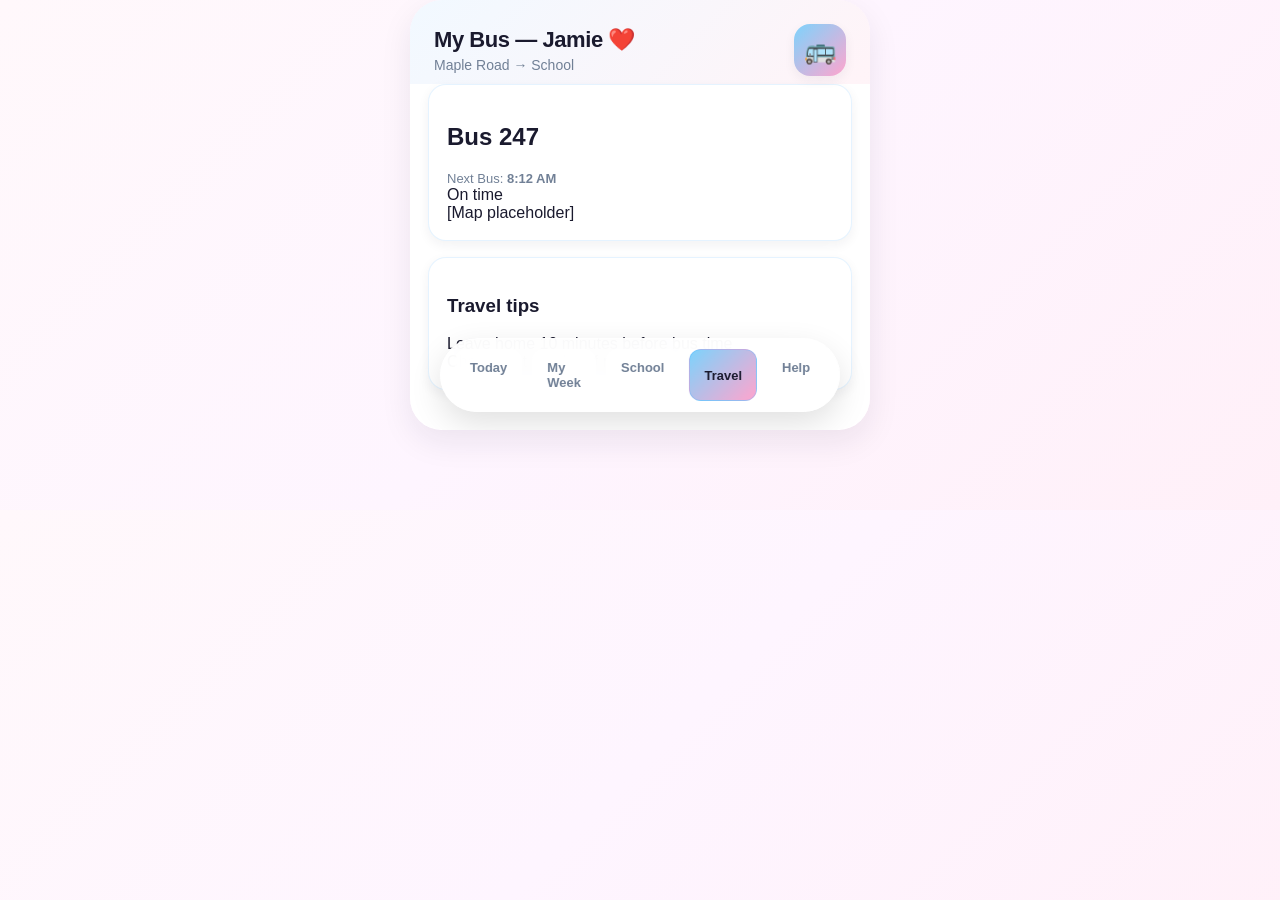
<file: travel.html>
<!doctype html>
<html lang="en">
<head>
  <meta charset="utf-8" />
  <meta name="viewport" content="width=device-width,initial-scale=1" />
  <meta name="theme-color" content="#ffd8e6" />
  <meta name="apple-mobile-web-app-capable" content="yes" />
  <meta name="apple-mobile-web-app-status-bar-style" content="black-translucent" />
  <meta name="apple-mobile-web-app-title" content="One Place" />
  <link rel="manifest" href="manifest.json" />
  <link rel="icon" href="icon-192.svg" />
  <link rel="apple-touch-icon" href="icon-192.svg" />
  <title>One Place — Travel (Prototype)</title>
  <link rel="stylesheet" href="styles.css">
</head>
<body>
  <div class="app">
    <header class="header">
      <div class="greeting">
        <div>
          <div class="hello">My Bus — Jamie ❤️</div>
          <div class="date">Maple Road → School</div>
        </div>
        <div class="avatar">🚌</div>
      </div>
    </header>

    <main>
      <section class="bus-card card">
        <h2>Bus 247</h2>
        <div class="when">Next Bus: <strong>8:12 AM</strong></div>
        <div class="status">On time</div>
        <div class="map-placeholder">[Map placeholder]</div>
      </section>

      <section class="tips card">
        <h3>Travel tips</h3>
        <div>Leave home 10 minutes before bus time</div>
        <div>Check seat number if reserved</div>
      </section>
    </main>

    <nav class="bottom-nav">
      <a class="nav-item" href="index.html">Today</a>
      <a class="nav-item" href="myweek.html">My Week</a>
      <a class="nav-item" href="index.html">School</a>
      <button class="nav-item active">Travel</button>
      <a class="nav-item" href="helpme.html">Help</a>
    </nav>
  </div>
</body>
</html>
</file>
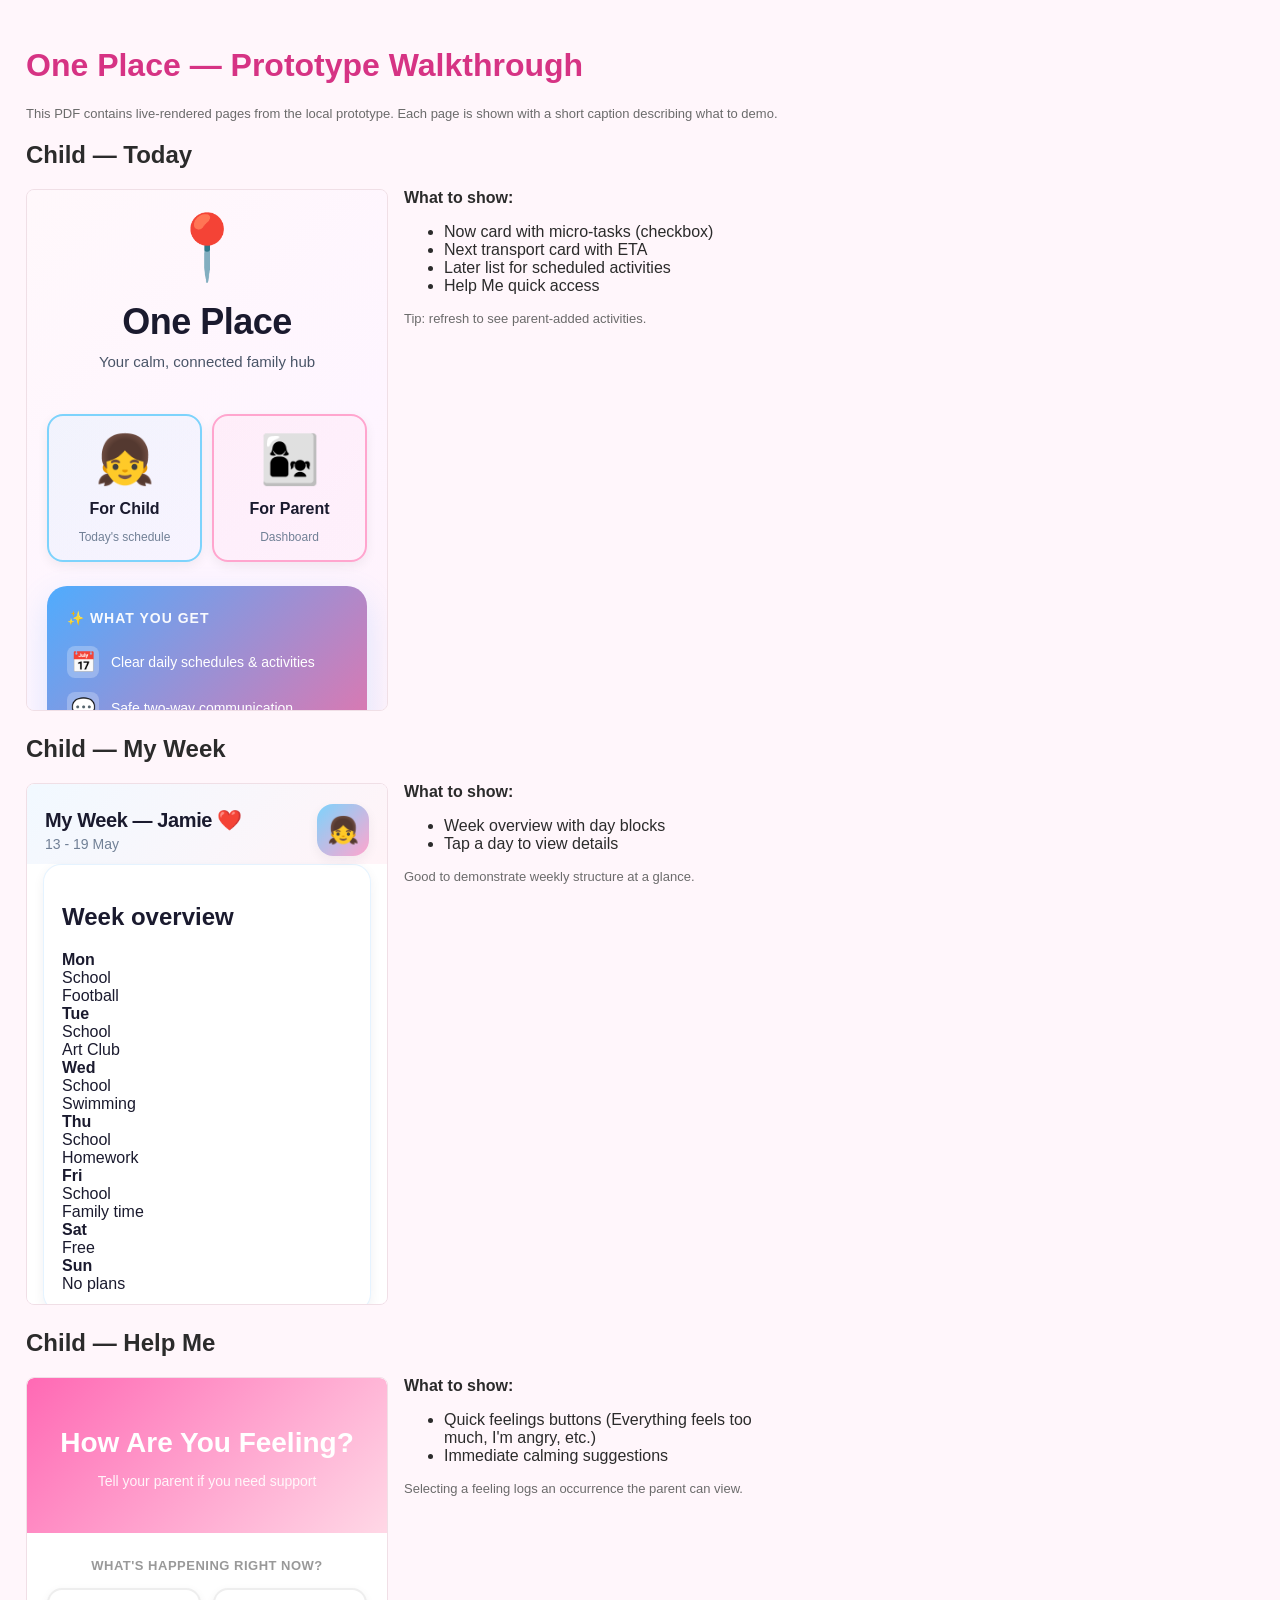
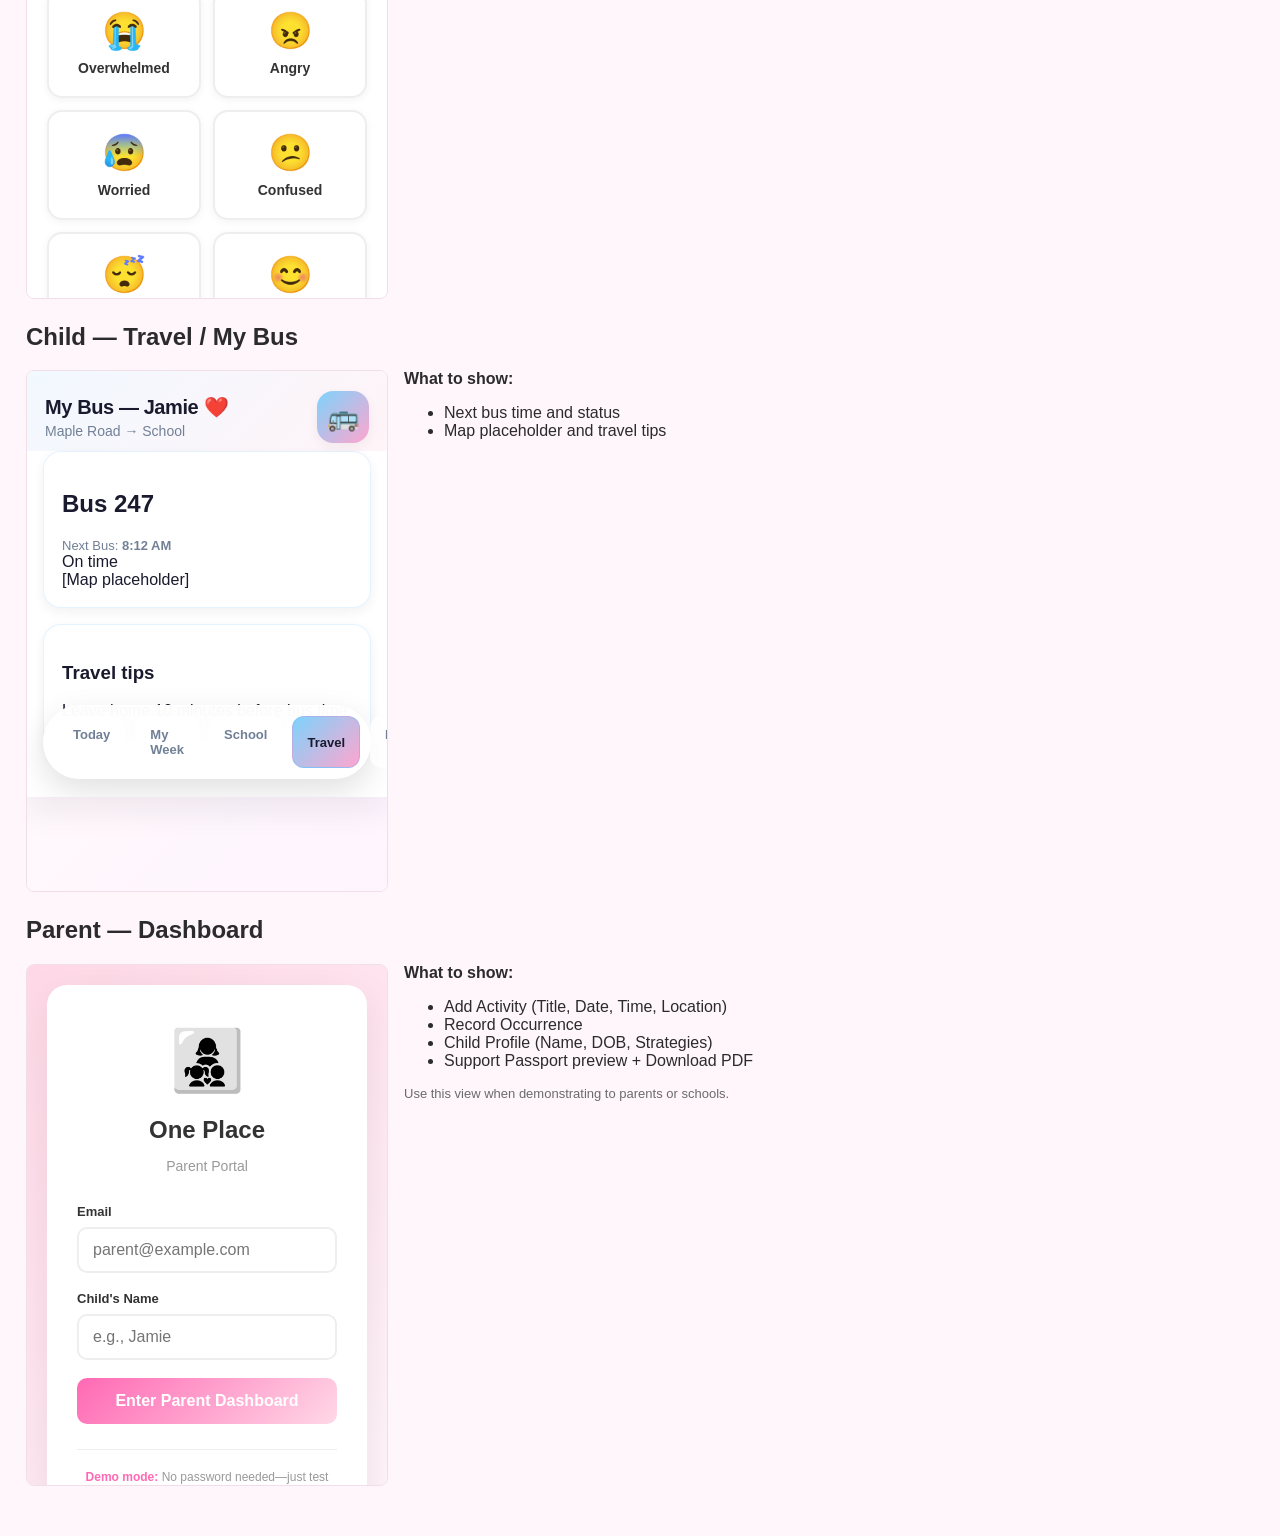
<file: walkthrough-print.html>
<!doctype html>
<html>
<head>
  <meta charset="utf-8" />
  <title>One Place — Walkthrough Print</title>
  <style>
    body{font-family:Arial,Helvetica,sans-serif;padding:18px;background:#fff6fb;color:#2b2b2b}
    .page{page-break-after:always;margin-bottom:24px}
    h1{color:#d63384}
    .frame{border:1px solid #f0dfe6;border-radius:8px;overflow:hidden;height:520px;width:360px}
    .row{display:flex;gap:16px;align-items:flex-start}
    .caption{max-width:380px}
    .meta{color:#6b6b6b;font-size:13px}
    iframe{width:100%;height:100%;border:0}
  </style>
</head>
<body>
  <h1>One Place — Prototype Walkthrough</h1>
  <p class="meta">This PDF contains live-rendered pages from the local prototype. Each page is shown with a short caption describing what to demo.</p>

  <div class="page">
    <h2>Child — Today</h2>
    <div class="row">
      <div class="frame"><iframe src="index.html"></iframe></div>
      <div class="caption"><strong>What to show:</strong>
        <ul>
          <li>Now card with micro-tasks (checkbox)</li>
          <li>Next transport card with ETA</li>
          <li>Later list for scheduled activities</li>
          <li>Help Me quick access</li>
        </ul>
        <div class="meta">Tip: refresh to see parent-added activities.</div>
      </div>
    </div>
  </div>

  <div class="page">
    <h2>Child — My Week</h2>
    <div class="row">
      <div class="frame"><iframe src="myweek.html"></iframe></div>
      <div class="caption"><strong>What to show:</strong>
        <ul>
          <li>Week overview with day blocks</li>
          <li>Tap a day to view details</li>
        </ul>
        <div class="meta">Good to demonstrate weekly structure at a glance.</div>
      </div>
    </div>
  </div>

  <div class="page">
    <h2>Child — Help Me</h2>
    <div class="row">
      <div class="frame"><iframe src="helpme.html"></iframe></div>
      <div class="caption"><strong>What to show:</strong>
        <ul>
          <li>Quick feelings buttons (Everything feels too much, I'm angry, etc.)</li>
          <li>Immediate calming suggestions</li>
        </ul>
        <div class="meta">Selecting a feeling logs an occurrence the parent can view.</div>
      </div>
    </div>
  </div>

  <div class="page">
    <h2>Child — Travel / My Bus</h2>
    <div class="row">
      <div class="frame"><iframe src="travel.html"></iframe></div>
      <div class="caption"><strong>What to show:</strong>
        <ul>
          <li>Next bus time and status</li>
          <li>Map placeholder and travel tips</li>
        </ul>
      </div>
    </div>
  </div>

  <div class="page">
    <h2>Parent — Dashboard</h2>
    <div class="row">
      <div class="frame"><iframe src="parent-dashboard.html"></iframe></div>
      <div class="caption"><strong>What to show:</strong>
        <ul>
          <li>Add Activity (Title, Date, Time, Location)</li>
          <li>Record Occurrence</li>
          <li>Child Profile (Name, DOB, Strategies)</li>
          <li>Support Passport preview + Download PDF</li>
        </ul>
        <div class="meta">Use this view when demonstrating to parents or schools.</div>
      </div>
    </div>
  </div>

  <div style="page-break-after:always"></div>
</body>
</html>
</file>
<file: styles.css>
:root{
  --bg: #fff8fb;
  --bg-card: #ffffff;
  --text: #1a1a2e;
  --text-secondary: #4a5568;
  --muted: #718096;
  --accent-blue: #4facfe;
  --accent-blue-light: #7dd3fc;
  --accent-pink: #ff6b9d;
  --accent-pink-light: #ffa5ce;
  --accent-coral: #ff8fab;
  --border: rgba(79, 172, 254, 0.15);
  --shadow: 0 12px 32px rgba(26, 26, 46, 0.08);
  --shadow-sm: 0 4px 12px rgba(26, 26, 46, 0.06);
}

*{
  box-sizing: border-box;
  font-family: -apple-system, BlinkMacSystemFont, 'Segoe UI', 'Roboto', 'Oxygen', 'Ubuntu', 'Cantarell', sans-serif;
}

body{
  margin: 0;
  background: linear-gradient(135deg, #fff8fb 0%, #fef5ff 50%, #fff0f8 100%);
  color: var(--text);
}

.app{
  max-width: 460px;
  margin: 0 auto 80px;
  border-radius: 32px;
  overflow: hidden;
  box-shadow: var(--shadow);
  background: rgba(255, 255, 255, 0.98);
  backdrop-filter: blur(10px);
}

.header{
  padding: 24px 24px 8px;
  background: linear-gradient(135deg, rgba(79, 172, 254, 0.08) 0%, rgba(255, 107, 157, 0.08) 100%);
}

.greeting{
  display: flex;
  justify-content: space-between;
  align-items: center;
}

.hello{
  font-size: 22px;
  font-weight: 700;
  letter-spacing: -0.02em;
  color: var(--text);
}

.date{
  font-size: 14px;
  color: var(--muted);
  margin-top: 4px;
  font-weight: 500;
}

.avatar{
  width: 52px;
  height: 52px;
  border-radius: 16px;
  background: linear-gradient(135deg, #7dd3fc, #ffa5ce);
  display: flex;
  align-items: center;
  justify-content: center;
  font-size: 26px;
  box-shadow: var(--shadow-sm);
}

/* Top Navigation Bar */
.top-nav {
  display: grid;
  grid-template-columns: repeat(5, 1fr);
  gap: 8px;
  padding: 12px 12px;
  background: linear-gradient(135deg, rgba(79, 172, 254, 0.05) 0%, rgba(255, 107, 157, 0.05) 100%);
  border-bottom: 2px solid rgba(79, 172, 254, 0.1);
}

.top-nav-item {
  background: white;
  border: 2px solid #e2e8f0;
  border-radius: 10px;
  padding: 10px 8px;
  text-decoration: none;
  color: var(--muted);
  font-weight: 700;
  font-size: 11px;
  text-align: center;
  cursor: pointer;
  transition: all 0.3s ease;
  display: flex;
  flex-direction: column;
  align-items: center;
  gap: 4px;
}

.top-nav-item:hover {
  border-color: var(--accent-blue);
  background: rgba(79, 172, 254, 0.05);
  transform: translateY(-2px);
}

.top-nav-item.active {
  background: linear-gradient(135deg, var(--accent-blue-light) 0%, var(--accent-pink-light) 100%);
  border-color: transparent;
  color: var(--text);
  box-shadow: 0 4px 12px rgba(79, 172, 254, 0.2);
}

.top-nav-icon {
  font-size: 18px;
}

main{
  padding: 0 18px 24px;
}

.card{
  background: var(--bg-card);
  border-radius: 18px;
  padding: 18px;
  margin-bottom: 16px;
  border: 1px solid var(--border);
  box-shadow: var(--shadow-sm);
  transition: all 0.2s ease;
}

.card:hover {
  border-color: rgba(79, 172, 254, 0.25);
  box-shadow: 0 8px 20px rgba(79, 172, 254, 0.12);
}

.install-banner{
  background: linear-gradient(135deg, #7dd3fc 0%, #ffa5ce 100%);
  border: 1px solid rgba(79, 172, 254, 0.3);
  padding: 18px;
  margin-bottom: 16px;
}

.install-title{
  font-weight: 700;
  margin-bottom: 8px;
  color: var(--text);
  font-size: 15px;
}

.install-text{
  color: var(--text-secondary);
  line-height: 1.5;
  font-size: 14px;
}

.now-card h2,
.later-list h3,
.next-card h3,
.help-card h2,
.details h3{
  margin: 0 0 14px 0;
  font-size: 16px;
  font-weight: 700;
  color: var(--text);
  text-transform: uppercase;
  letter-spacing: 0.3px;
  font-size: 14px;
  color: var(--accent-blue);
}

.now-title{
  font-size: 17px;
  font-weight: 700;
  margin-bottom: 14px;
  color: var(--text);
}

.micro-tasks{
  list-style: none;
  padding: 0;
  margin: 0;
}

.micro-tasks li{
  padding: 14px 0;
  border-top: 1px solid #f8f0f5;
}

.micro-tasks li:first-child{
  border-top: 0;
}

.micro-tasks label{
  display: flex;
  align-items: center;
  gap: 12px;
  font-weight: 600;
  color: var(--text);
  cursor: pointer;
}

.micro-tasks input{
  width: 20px;
  height: 20px;
  cursor: pointer;
  accent-color: var(--accent-pink);
}

.next-card .transport{
  display: flex;
  justify-content: space-between;
  align-items: center;
  gap: 16px;
  flex-wrap: wrap;
}

.route{
  font-weight: 700;
  font-size: 15px;
  color: var(--text);
}

.when{
  font-size: 13px;
  color: var(--muted);
  margin-top: 4px;
}

.eta{
  background: linear-gradient(135deg, #7dd3fc, #ffa5ce);
  padding: 10px 14px;
  border-radius: 12px;
  font-weight: 700;
  color: var(--text);
  font-size: 14px;
}

.eta.due {
  background: linear-gradient(135deg, #fecaca, #fca5a5);
  color: #7f1d1d;
}

.link-btn{
  display: inline-flex;
  align-items: center;
  gap: 8px;
  background: linear-gradient(135deg, #7dd3fc, #ffa5ce);
  border: none;
  border-radius: 12px;
  color: var(--text);
  padding: 10px 14px;
  font-weight: 700;
  cursor: pointer;
  font-size: 14px;
  transition: all 0.2s ease;
  margin-top: 12px;
}

.link-btn:hover {
  transform: translateY(-2px);
  box-shadow: 0 8px 16px rgba(79, 172, 254, 0.2);
}

.link-btn:active {
  transform: translateY(0);
}

.later-list .event,
.event{
  display: flex;
  gap: 12px;
  padding: 14px 0;
  border-top: 1px dashed #f0e8f5;
}

.later-list .event:first-child,
.event:first-child{
  border-top: 0;
}

.time{
  width: 80px;
  font-weight: 700;
  color: var(--accent-pink);
  font-size: 13px;
}

.meta{
  color: var(--text-secondary);
  font-weight: 500;
}

.help-me{
  text-align: center;
}

.help-btn{
  width: 100%;
  background: linear-gradient(135deg, #7dd3fc, #ffa5ce);
  border: none;
  padding: 16px 18px;
  border-radius: 14px;
  font-weight: 700;
  color: var(--text);
  box-shadow: var(--shadow-sm);
  cursor: pointer;
  font-size: 16px;
  transition: all 0.3s ease;
}

.help-btn:hover {
  transform: translateY(-3px);
  box-shadow: 0 12px 24px rgba(79, 172, 254, 0.2);
}

.help-btn:active {
  transform: translateY(-1px);
}

/* Bottom Navigation Bar */
.bottom-nav{
  position: fixed;
  left: 50%;
  transform: translateX(-50%);
  bottom: 18px;
  background: rgba(255, 255, 255, 0.95);
  backdrop-filter: blur(20px);
  display: flex;
  gap: 10px;
  padding: 10px 14px;
  border-radius: 999px;
  box-shadow: 0 12px 32px rgba(0, 0, 0, 0.12);
  z-index: 10;
  border: 1px solid rgba(255, 255, 255, 0.6);
}

.nav-item{
  background: rgba(255, 255, 255, 0.8);
  color: var(--muted);
  border-radius: 12px;
  padding: 10px 14px;
  text-decoration: none;
  font-weight: 600;
  font-size: 13px;
  transition: all 0.2s ease;
  cursor: pointer;
  border: 1px solid transparent;
}

.nav-item:hover {
  background: rgba(255, 255, 255, 0.95);
}

.nav-item.active{
  background: linear-gradient(135deg, #7dd3fc, #ffa5ce);
  color: var(--text);
  border-color: rgba(79, 172, 254, 0.3);
}

@media (max-width: 480px){
  .app{
    margin: 0;
    border-radius: 0;
  }

  .header{
    padding: 20px 18px 8px;
  }

  main{
    padding: 0 16px 24px;
  }

  .bottom-nav{
    width: calc(100% - 32px);
    left: 50%;
    transform: translateX(-50%);
  }

  .hello {
    font-size: 20px;
  }

  .top-nav {
    gap: 6px;
    padding: 10px 10px;
  }

  .top-nav-item {
    font-size: 10px;
    padding: 8px 6px;
  }

  .top-nav-icon {
    font-size: 16px;
  }
}
</file>
